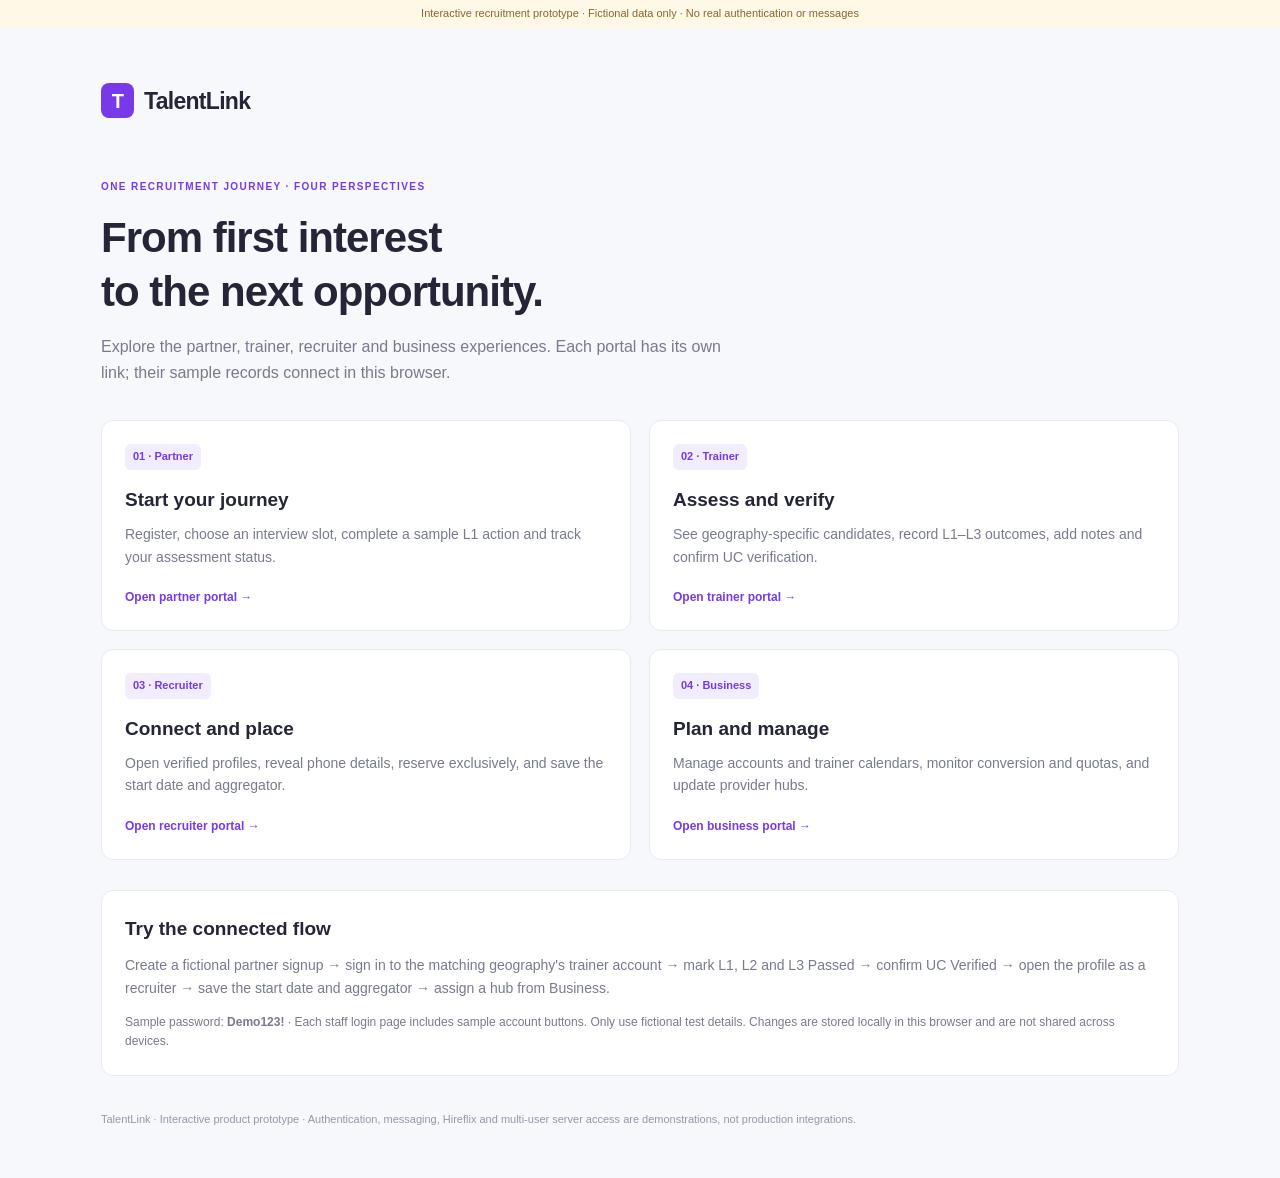
<file: index.html>
<!doctype html><html lang="en"><head><meta charset="utf-8"><meta name="viewport" content="width=device-width,initial-scale=1"><title>TalentLink Recruitment Portals</title><link rel="stylesheet" href="styles.css"></head><body><div class="demo-banner">Interactive recruitment prototype · Fictional data only · No real authentication or messages</div><main style="max-width:1150px;padding-top:55px"><div class="brand"><span class="logo">T</span>TalentLink</div><div class="head" style="margin:55px 0 35px"><span class="eyebrow">One recruitment journey · Four perspectives</span><h1 style="font-size:42px;margin:14px 0">From first interest<br>to the next opportunity.</h1><p style="max-width:630px;font-size:16px">Explore the partner, trainer, recruiter and business experiences. Each portal has its own link; their sample records connect in this browser.</p></div><div class="grid2"><a class="panel pad" href="partner.html"><span class="badge">01 · Partner</span><h2 style="margin:15px 0 8px">Start your journey</h2><p class="muted">Register, choose an interview slot, complete a sample L1 action and track your assessment status.</p><p class="link" style="margin-top:20px">Open partner portal →</p></a><a class="panel pad" href="trainer.html"><span class="badge">02 · Trainer</span><h2 style="margin:15px 0 8px">Assess and verify</h2><p class="muted">See geography-specific candidates, record L1–L3 outcomes, add notes and confirm UC verification.</p><p class="link" style="margin-top:20px">Open trainer portal →</p></a><a class="panel pad" href="recruiter.html"><span class="badge">03 · Recruiter</span><h2 style="margin:15px 0 8px">Connect and place</h2><p class="muted">Open verified profiles, reveal phone details, reserve exclusively, and save the start date and aggregator.</p><p class="link" style="margin-top:20px">Open recruiter portal →</p></a><a class="panel pad" href="business.html"><span class="badge">04 · Business</span><h2 style="margin:15px 0 8px">Plan and manage</h2><p class="muted">Manage accounts and trainer calendars, monitor conversion and quotas, and update provider hubs.</p><p class="link" style="margin-top:20px">Open business portal →</p></a></div><section class="panel pad" style="margin-top:30px"><h2>Try the connected flow</h2><p class="muted" style="margin-top:10px">Create a fictional partner signup → sign in to the matching geography's trainer account → mark L1, L2 and L3 Passed → confirm UC Verified → open the profile as a recruiter → save the start date and aggregator → assign a hub from Business.</p><p class="small muted" style="margin-top:14px">Sample password: <strong>Demo123!</strong> · Each staff login page includes sample account buttons. Only use fictional test details. Changes are stored locally in this browser and are not shared across devices.</p></section><p class="footer">TalentLink · Interactive product prototype · Authentication, messaging, Hireflix and multi-user server access are demonstrations, not production integrations.</p></main></body></html>
</file>
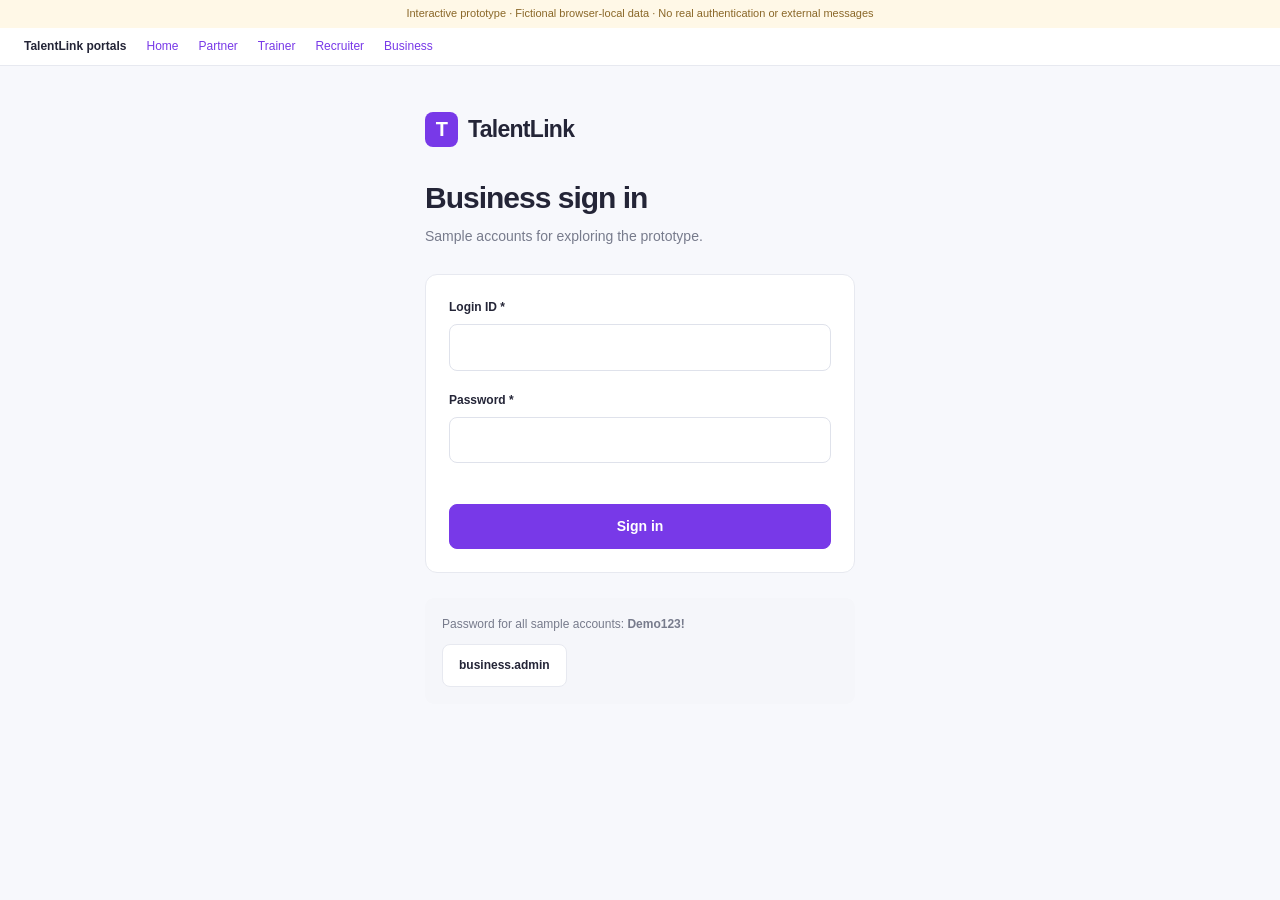
<file: business.html>
<!doctype html><html lang="en"><head><meta charset="utf-8"><meta name="viewport" content="width=device-width,initial-scale=1"><title>TalentLink Business Portal</title><link rel="stylesheet" href="styles.css"></head><body><div class="demo-banner">Interactive prototype · Fictional browser-local data · No real authentication or external messages</div><div class="portalbar"><strong>TalentLink portals</strong><a href="index.html">Home</a><a href="partner.html">Partner</a><a href="trainer.html">Trainer</a><a href="recruiter.html">Recruiter</a><a href="business.html">Business</a></div><div id="app"></div><div id="toasts" aria-live="polite"></div><script src="common.js"></script><script src="business.js"></script></body></html>
</file>
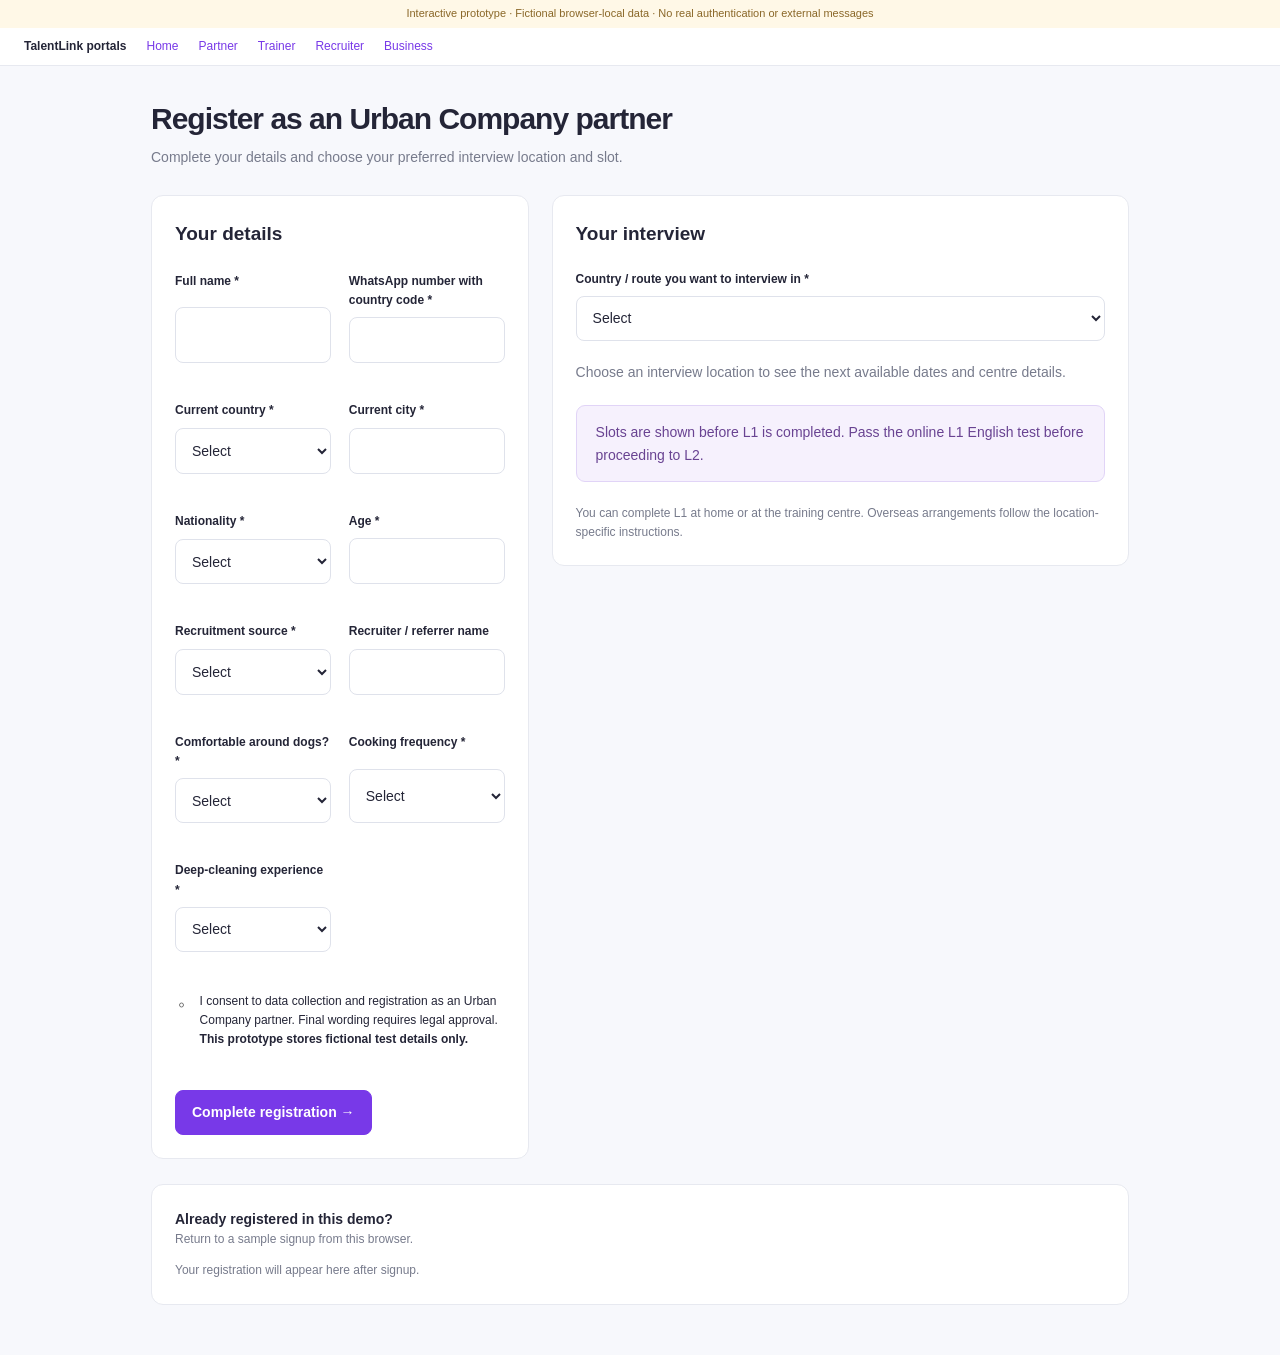
<file: partner.html>
<!doctype html><html lang="en"><head><meta charset="utf-8"><meta name="viewport" content="width=device-width,initial-scale=1"><title>TalentLink Partner Portal</title><link rel="stylesheet" href="styles.css"></head><body><div class="demo-banner">Interactive prototype · Fictional browser-local data · No real authentication or external messages</div><div class="portalbar"><strong>TalentLink portals</strong><a href="index.html">Home</a><a href="partner.html">Partner</a><a href="trainer.html">Trainer</a><a href="recruiter.html">Recruiter</a><a href="business.html">Business</a></div><div id="app"></div><div id="toasts" aria-live="polite"></div><script src="common.js"></script><script src="partner.js"></script></body></html>
</file>
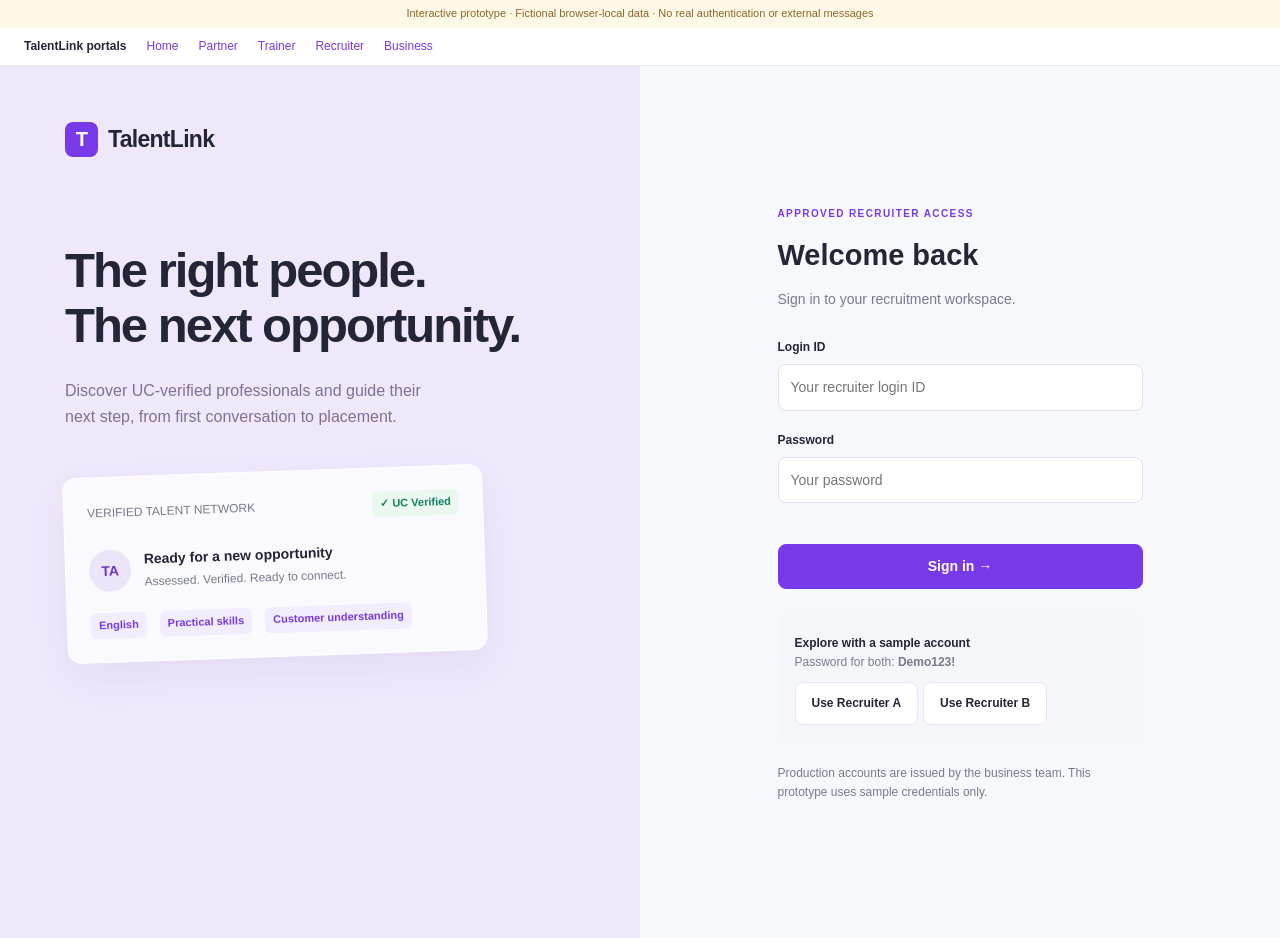
<file: recruiter.html>
<!doctype html><html lang="en"><head><meta charset="utf-8"><meta name="viewport" content="width=device-width,initial-scale=1"><title>TalentLink Recruiter Portal</title><link rel="stylesheet" href="styles.css"></head><body><div class="demo-banner">Interactive prototype · Fictional browser-local data · No real authentication or external messages</div><div class="portalbar"><strong>TalentLink portals</strong><a href="index.html">Home</a><a href="partner.html">Partner</a><a href="trainer.html">Trainer</a><a href="recruiter.html">Recruiter</a><a href="business.html">Business</a></div><div id="app"></div><div id="toasts" aria-live="polite"></div><script src="common.js"></script><script src="recruiter.js"></script></body></html>
</file>
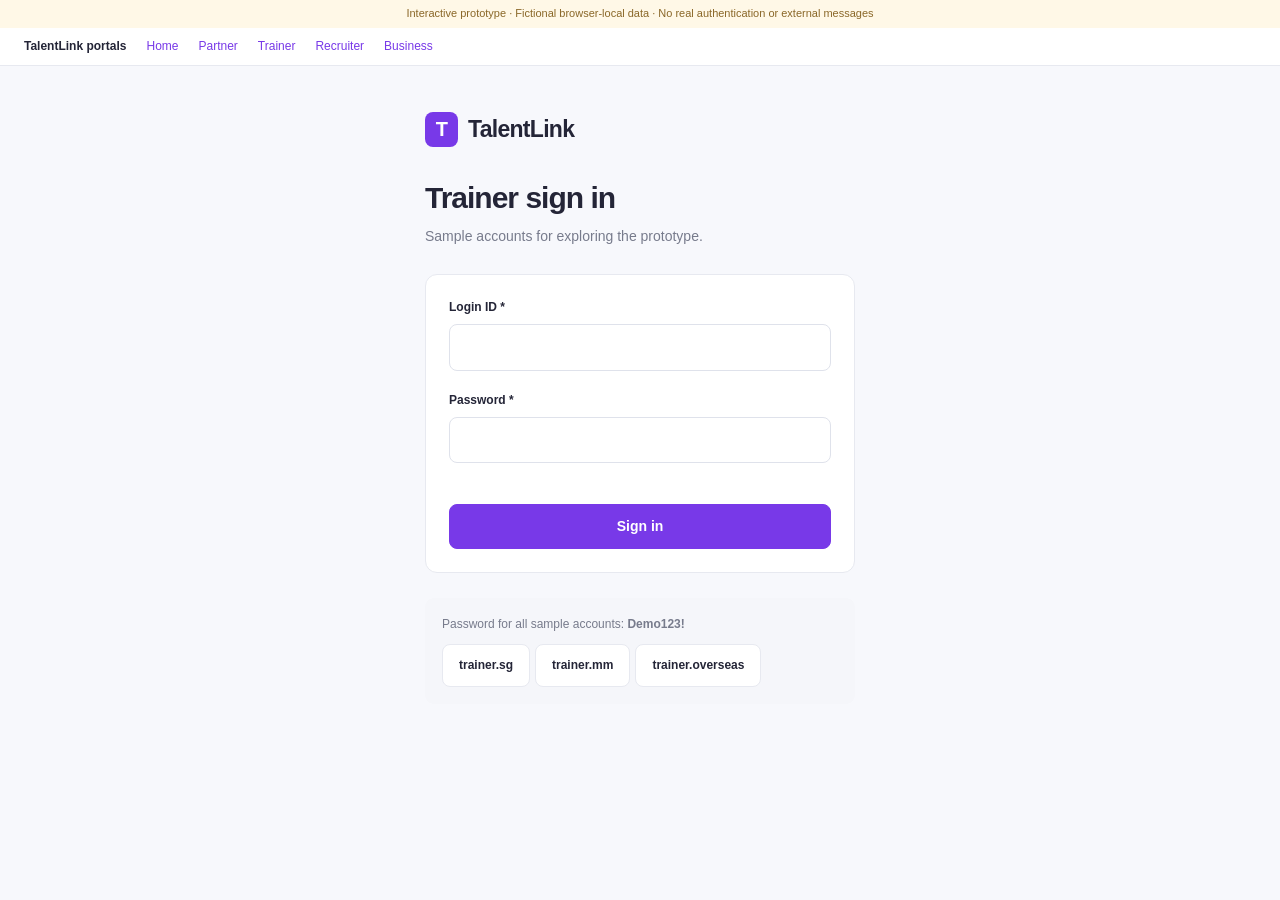
<file: trainer.html>
<!doctype html><html lang="en"><head><meta charset="utf-8"><meta name="viewport" content="width=device-width,initial-scale=1"><title>TalentLink Trainer Portal</title><link rel="stylesheet" href="styles.css"></head><body><div class="demo-banner">Interactive prototype · Fictional browser-local data · No real authentication or external messages</div><div class="portalbar"><strong>TalentLink portals</strong><a href="index.html">Home</a><a href="partner.html">Partner</a><a href="trainer.html">Trainer</a><a href="recruiter.html">Recruiter</a><a href="business.html">Business</a></div><div id="app"></div><div id="toasts" aria-live="polite"></div><script src="common.js"></script><script src="trainer.js"></script></body></html>
</file>
<file: styles.css>
:root{--p:#7839e8;--soft:#f2edfc;--ink:#242537;--muted:#777b8c;--line:#e7e9f0;--green:#158060}*{box-sizing:border-box}body{margin:0;background:#f7f8fc;color:var(--ink);font:14px/1.6 'Segoe UI',Arial,sans-serif}button,input,select{font:inherit}a{color:inherit;text-decoration:none}button,a{cursor:pointer}button:focus-visible,a:focus-visible,input:focus-visible,select:focus-visible{outline:3px solid #b897ef;outline-offset:3px}h1,h2,h3,p{margin:0}h1{font-size:30px;letter-spacing:-1px;line-height:1.3}h2{font-size:19px}h3{font-size:16px}.muted{color:var(--muted)}.small{font-size:12px}.row{display:flex;align-items:center;gap:13px}.between{justify-content:space-between}.wrap{flex-wrap:wrap}.btn{display:inline-flex;justify-content:center;align-items:center;gap:9px;border:1px solid var(--line);background:white;border-radius:8px;padding:10px 16px;color:var(--ink);font-weight:600;min-height:43px}.btn:hover{background:#faf8ff}.primary{background:var(--p);color:white;border-color:var(--p)}.primary:hover{background:#642ac7}.ghost{border-color:transparent;background:transparent;color:var(--muted)}.badge{display:inline-block;background:var(--soft);color:var(--p);padding:4px 8px;border-radius:6px;font-size:11px;font-weight:650;white-space:nowrap}.green{background:#eaf8f0;color:var(--green)}.amber{background:#fff4de;color:#936414}.avatar{display:flex;align-items:center;justify-content:center;width:42px;height:42px;border-radius:50%;background:#ece4f9;color:#7039bc;font-weight:700;flex-shrink:0}.panel{background:white;border:1px solid var(--line);border-radius:12px}.pad{padding:23px}.notice{background:#f6f1fd;border:1px solid #e1d4f7;border-radius:9px;padding:15px 19px;color:#694392;margin-bottom:22px}.brand{font-size:23px;font-weight:750;letter-spacing:-.7px;display:flex;align-items:center;gap:10px}.logo{background:var(--p);color:white;border-radius:8px;width:33px;height:35px;display:inline-flex;align-items:center;justify-content:center;font-size:20px}.demo-banner{background:#fff8e7;color:#8a6728;font-size:11px;text-align:center;padding:5px 12px}.layout{display:flex;min-height:calc(100vh - 28px)}aside{width:232px;background:white;border-right:1px solid var(--line);padding:27px 24px;display:flex;flex-direction:column;position:sticky;top:0;height:calc(100vh - 28px);flex-shrink:0}.workspace{font-size:10px;letter-spacing:1.1px;color:var(--muted);margin:8px 0 35px}nav{display:grid;gap:7px}nav a{padding:11px 13px;border-radius:8px;color:var(--muted);font-weight:550}nav a.active{background:var(--soft);color:var(--p)}nav a b{float:right;background:#e9dcfb;border-radius:5px;padding:0 6px;font-size:11px}.sidefoot{margin-top:auto;font-size:12px;color:var(--muted);border-top:1px solid var(--line);padding-top:20px}.sidefoot strong{color:var(--green)}.content{flex:1;min-width:0}header{background:white;height:82px;border-bottom:1px solid var(--line);display:flex;align-items:center;justify-content:space-between;padding:0 36px;gap:15px}main{padding:33px 36px 50px;max-width:1450px;margin:auto}.head{margin-bottom:27px}.head p{color:var(--muted);margin-top:8px}.stats{display:grid;grid-template-columns:repeat(4,1fr);gap:16px;margin-bottom:26px}.stat{padding:21px}.stat .value{font-size:33px;line-height:1.4;font-weight:650;margin:6px 0}.stat small{font-size:11px;color:var(--muted)}.twocol{display:grid;grid-template-columns:1.5fr 1fr;gap:22px}.stack{display:grid;gap:22px;align-content:start}.sectionhead{padding:19px 22px;border-bottom:1px solid var(--line)}.link{color:var(--p);font-size:12px;font-weight:650}.item{padding:18px 22px;display:flex;align-items:center;gap:13px;border-bottom:1px solid #f0f1f6}.item:last-child{border:0}.item:hover{background:#fcfaff}.grow{flex:1}.hubbox{margin:20px;padding:20px;background:#f5f0fc;border-radius:9px}.hubbox h3{margin:9px 0 5px}.steps{padding:22px;display:grid;gap:20px}.step{display:flex;gap:12px;font-size:12px;color:var(--muted)}.step strong{display:block;color:var(--ink);margin-bottom:3px}.stepnum{width:25px;height:25px;border-radius:50%;background:var(--soft);color:var(--p);text-align:center;line-height:25px;flex-shrink:0}.filters{padding:17px;display:flex;gap:12px;margin-bottom:22px}.filters input{flex:1;min-width:180px}.field{display:grid;gap:7px;margin-bottom:20px}.field label{font-size:12px;font-weight:650}input,select{padding:11px 12px;background:white;border:1px solid #dfe2eb;border-radius:8px;min-height:45px;color:var(--ink);min-width:0}.cards{display:grid;grid-template-columns:repeat(3,1fr);gap:18px}.candidate{padding:23px;display:flex;flex-direction:column}.candidate:hover{border-color:#cbb5ed;box-shadow:0 6px 20px #462b6610}.candidate h3{margin-top:16px}.bio{font-size:12px;color:var(--muted);margin:17px 0;flex:1}.facts{display:grid;grid-template-columns:1fr 1fr;gap:12px;border-top:1px solid var(--line);padding-top:14px;margin:0 0 18px}.facts small{font-size:10px;text-transform:uppercase;letter-spacing:.5px;color:var(--muted);display:block}.facts span{font-size:12px}.tabs{display:flex;gap:6px;margin-bottom:19px;flex-wrap:wrap}.tabs button{padding:9px 13px;border:0;border-radius:7px;background:transparent;color:var(--muted)}.tabs .active{color:var(--p);background:var(--soft)}.tablewrap{overflow:auto}table{border-collapse:collapse;width:100%;font-size:12px}th{text-align:left;background:#fafafd;color:var(--muted);font-weight:550;padding:14px 18px;white-space:nowrap}td{padding:18px;border-top:1px solid var(--line)}.detail{display:grid;grid-template-columns:.85fr 1.3fr;gap:23px}.profiletop{border-bottom:1px solid var(--line);padding-bottom:20px;margin-bottom:20px}.phone{background:#f5f0fc;border-radius:8px;padding:16px;margin:20px 0}.phone a{font-size:20px;color:var(--p);font-weight:650}dl{display:grid;gap:17px}dt{font-size:11px;color:var(--muted)}dd{margin:3px 0;font-weight:550}.hubdetail{background:#eef8f2;border:1px solid #d6ecdf;border-radius:10px;padding:22px;margin-top:20px;color:#476555}.hubdetail h3{color:var(--green);margin-bottom:10px}.hubdetail p{margin:7px 0;font-size:13px}.error{min-height:21px;color:#b3344b;font-size:12px}.empty{text-align:center;padding:65px 20px}.empty p{max-width:440px;margin:12px auto 22px;color:var(--muted)}.footer{margin-top:35px;font-size:11px;color:#9398a7}.back{display:inline-block;color:var(--muted);font-size:12px;margin-bottom:20px}.toast{position:fixed;bottom:24px;left:50%;transform:translateX(-50%);max-width:90%;background:#292334;color:white;padding:13px 22px;border-radius:10px;box-shadow:0 8px 30px #2223;z-index:20}.demo-controls{margin-top:25px;border:1px solid #eddcae;background:#fff9ea;padding:18px;border-radius:10px;display:flex;flex-wrap:wrap;gap:10px}.demo-controls p{width:100%;font-size:12px;color:#8b7135}.notification{padding:24px;border-bottom:1px solid var(--line)}.notification:last-child{border:0}.notification h3{margin:9px 0}.notification p{color:var(--muted);margin:8px 0 15px}.login{display:grid;grid-template-columns:1fr 1fr;min-height:calc(100vh - 28px)}.story{padding:55px 65px;background:#efe8fb;display:flex;flex-direction:column}.story h1{font-size:49px;line-height:1.13;letter-spacing:-2px;margin-top:85px;max-width:480px}.story p{font-size:16px;color:#807093;max-width:390px;margin-top:25px}.art{background:#ffffffbb;border:1px solid white;border-radius:14px;padding:23px;max-width:420px;margin-top:42px;transform:rotate(-2deg);box-shadow:0 15px 40px #69369e12}.loginform{padding:45px;display:flex;align-items:center;justify-content:center}.loginform section{width:365px}.eyebrow{text-transform:uppercase;font-size:10px;letter-spacing:1.4px;color:var(--p);font-weight:700}.loginform h2{font-size:29px;margin:9px 0}.loginform form{margin-top:28px}.demoaccounts{background:#f5f6fa;border-radius:9px;padding:17px;margin-top:25px}.demoaccounts .btn{font-size:12px;margin:10px 5px 0 0}.full{width:100%}
@media(max-width:1150px){aside{width:200px;padding:25px 17px}main{padding:27px 23px}.cards{grid-template-columns:repeat(2,1fr)}.stats{grid-template-columns:repeat(2,1fr)}.twocol{grid-template-columns:1fr}.filters{flex-wrap:wrap}.filters select{flex:1}.story{padding:40px}.story h1{font-size:39px}}@media(max-width:760px){.layout{display:block}aside{position:static;height:auto;width:100%;padding:16px;border:0;border-bottom:1px solid var(--line)}.workspace,.sidefoot{display:none}nav{display:flex;margin-top:17px;overflow:auto;gap:4px}nav a{font-size:12px;white-space:nowrap;padding:9px}header{height:65px;padding:0 17px}header .crumb,header .badge{display:none}header .row{margin-left:auto}.accountname{font-size:12px}.accountname small{display:none}main{padding:25px 17px}.cards,.detail{grid-template-columns:1fr}.stats{gap:10px}.stat{padding:15px}.stat .value{font-size:27px}h1{font-size:26px}.head{gap:18px}.filters input{flex-basis:100%;width:100%}.filters select{min-width:120px}.phone .row{flex-wrap:wrap}.login{display:block}.story{padding:25px}.story h1{font-size:29px;margin-top:25px;letter-spacing:-1px}.story p,.art{display:none}.loginform{padding:35px 24px}.loginform section{width:100%;max-width:420px}.notice{font-size:12px}.demo-banner{font-size:10px}}

textarea{font:inherit;min-height:95px;border:1px solid var(--line);border-radius:8px;padding:12px;resize:vertical;width:100%}.grid2{display:grid;grid-template-columns:1fr 1fr;gap:18px}.grid3{display:grid;grid-template-columns:repeat(3,1fr);gap:15px}.subhead{margin:22px 0 12px}.result{padding:15px;border:1px solid var(--line);border-radius:9px}.note{border-top:1px solid var(--line);padding:13px 0}.portalbar{background:#fff;border-bottom:1px solid var(--line);padding:9px 24px;display:flex;gap:20px;font-size:12px;flex-wrap:wrap}.portalbar a{color:var(--p)}.wideform{max-width:1050px;margin:auto}.field small{color:var(--muted)}@media(max-width:760px){.grid2,.grid3{grid-template-columns:1fr}.portalbar{padding:9px 16px;gap:12px}}
</file>
